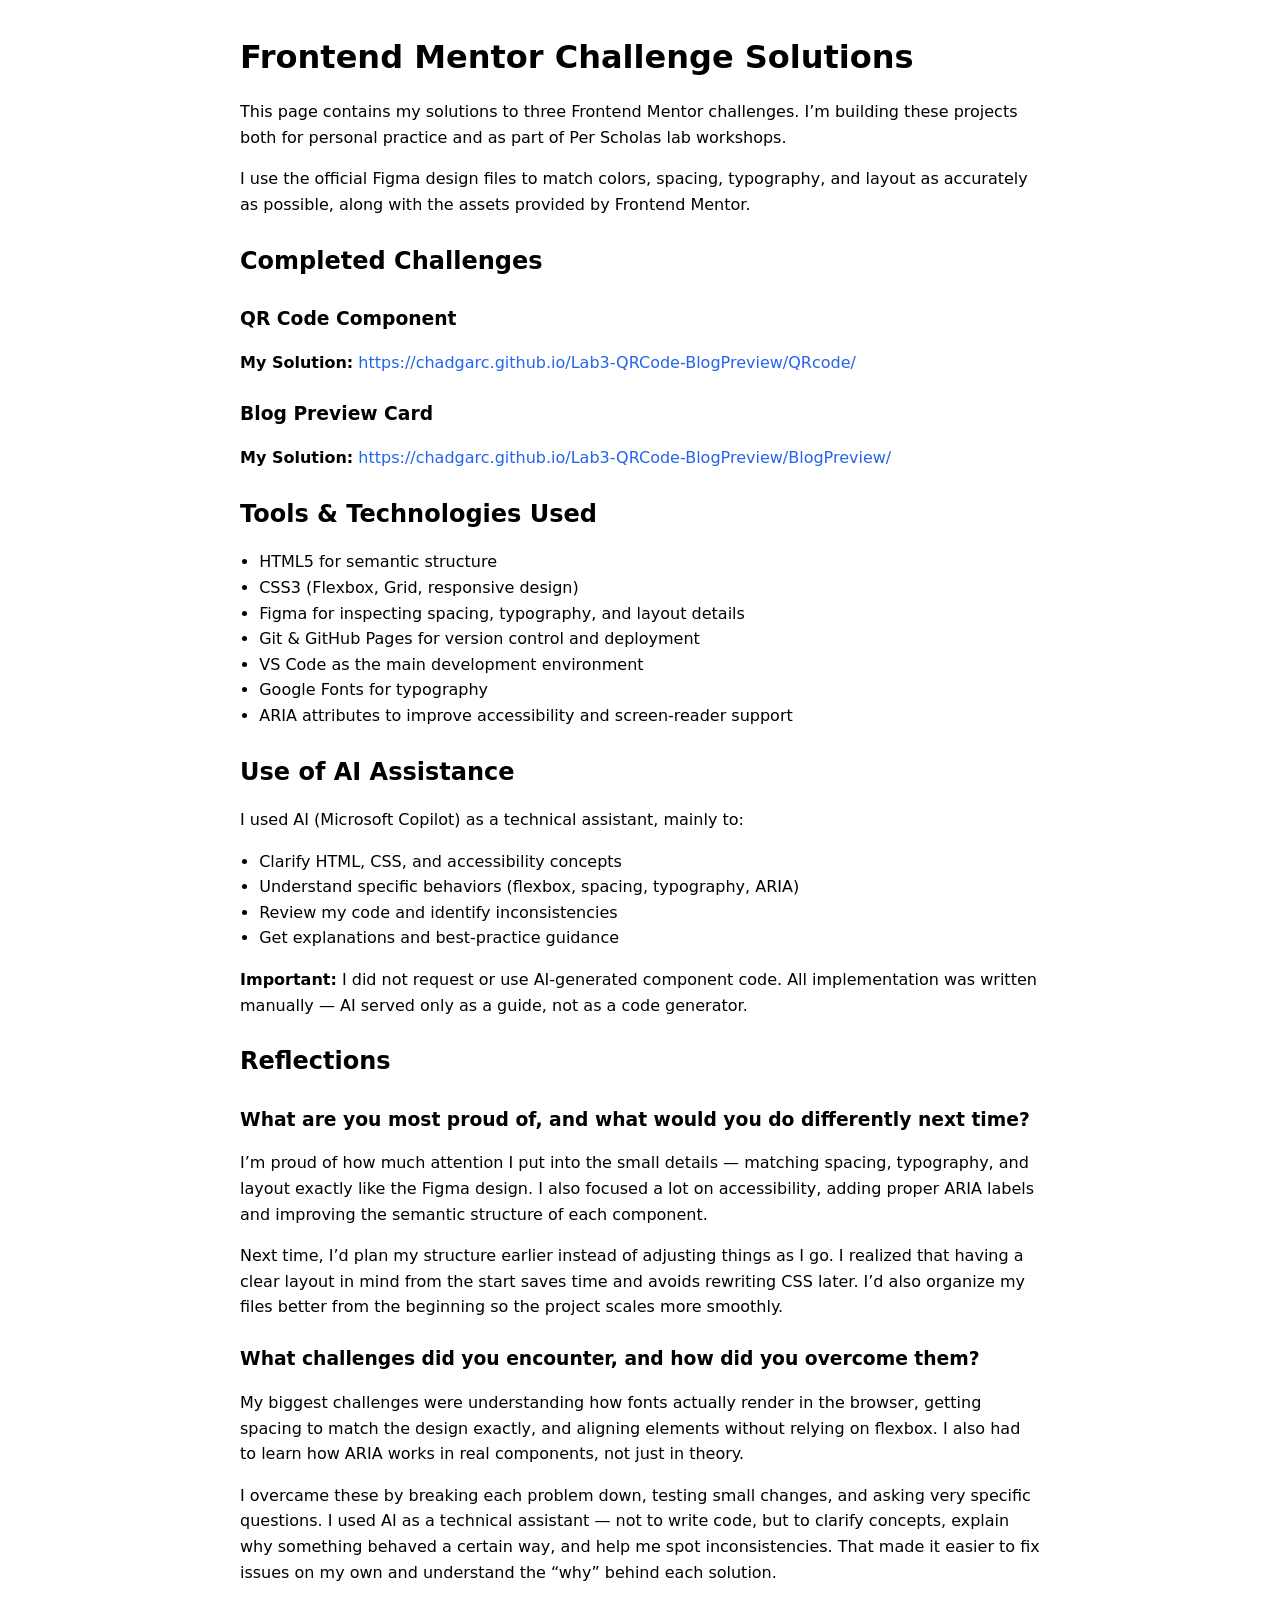
<file: index.html>
<!DOCTYPE html>
<html lang="en">
    <head>
        <meta charset="UTF-8">
        <title>Frontend Mentor Challenge Solutions</title>
        <meta name="viewport" content="width=device-width, initial-scale=1.0">
        <style>
            body {
            font-family: system-ui, -apple-system, BlinkMacSystemFont, "Segoe UI", sans-serif;
            max-width: 800px;
            margin: 2rem auto;
            padding: 0 1rem;
            line-height: 1.6;
            }
            h1, h2, h3 {
            margin-top: 1.5rem;
            margin-bottom: 0.5rem;
            }
            a {
            color: #2563eb;
            text-decoration: none;
            }
            a:hover {
            text-decoration: underline;
            }
            hr {
            margin: 2rem 0;
            border: none;
            border-top: 1px solid #e5e7eb;
            }
            ul {
            padding-left: 1.2rem;
            }
        </style>
    </head>
<body>

    <h1>Frontend Mentor Challenge Solutions</h1>

    <p>
        This page contains my solutions to three Frontend Mentor challenges.
        I’m building these projects both for personal practice and as part of Per Scholas lab workshops.
    </p>

    <p>
        I use the official Figma design files to match colors, spacing, typography, and layout as accurately as possible,
        along with the assets provided by Frontend Mentor.
    </p>

    <h2>Completed Challenges</h2>

    <h3>QR Code Component</h3>
    <p>
        <strong>My Solution:</strong>
        <a href="https://chadgarc.github.io/Lab3-QRCode-BlogPreview/QRcode/" target="_blank">
        https://chadgarc.github.io/Lab3-QRCode-BlogPreview/QRcode/
        </a>
    </p>

    <h3>Blog Preview Card</h3>
    <p>
        <strong>My Solution:</strong>
        <a href="https://chadgarc.github.io/Lab3-QRCode-BlogPreview/BlogPreview/" target="_blank">
        https://chadgarc.github.io/Lab3-QRCode-BlogPreview/BlogPreview/
        </a>
    </p>

    <h2>Tools & Technologies Used</h2>

    <ul>
        <li>HTML5 for semantic structure</li>
        <li>CSS3 (Flexbox, Grid, responsive design)</li>
        <li>Figma for inspecting spacing, typography, and layout details</li>
        <li>Git & GitHub Pages for version control and deployment</li>
        <li>VS Code as the main development environment</li>
        <li>Google Fonts for typography</li>
        <li>ARIA attributes to improve accessibility and screen‑reader support</li>
    </ul>

    <h2>Use of AI Assistance</h2>
    <p>
        I used AI (Microsoft Copilot) as a technical assistant, mainly to:
    </p>
    <ul>
        <li>Clarify HTML, CSS, and accessibility concepts</li>
        <li>Understand specific behaviors (flexbox, spacing, typography, ARIA)</li>
        <li>Review my code and identify inconsistencies</li>
        <li>Get explanations and best‑practice guidance</li>
    </ul>
    <p>
        <strong>Important:</strong> I did not request or use AI‑generated component code.
        All implementation was written manually — AI served only as a guide, not as a code generator.
    </p>

    <h2>Reflections</h2>

    <h3>What are you most proud of, and what would you do differently next time?</h3>
    <p>
        I’m proud of how much attention I put into the small details — matching spacing, typography, and layout exactly like the Figma design.
        I also focused a lot on accessibility, adding proper ARIA labels and improving the semantic structure of each component.
    </p>
    <p>
        Next time, I’d plan my structure earlier instead of adjusting things as I go.
        I realized that having a clear layout in mind from the start saves time and avoids rewriting CSS later.
        I’d also organize my files better from the beginning so the project scales more smoothly.
    </p>

    <h3>What challenges did you encounter, and how did you overcome them?</h3>
    <p>
        My biggest challenges were understanding how fonts actually render in the browser, getting spacing to match the design exactly,
        and aligning elements without relying on flexbox. I also had to learn how ARIA works in real components, not just in theory.
    </p>
    <p>
        I overcame these by breaking each problem down, testing small changes, and asking very specific questions.
        I used AI as a technical assistant — not to write code, but to clarify concepts, explain why something behaved a certain way,
        and help me spot inconsistencies. That made it easier to fix issues on my own and understand the “why” behind each solution.
    </p>

</body>
</html>
</file>
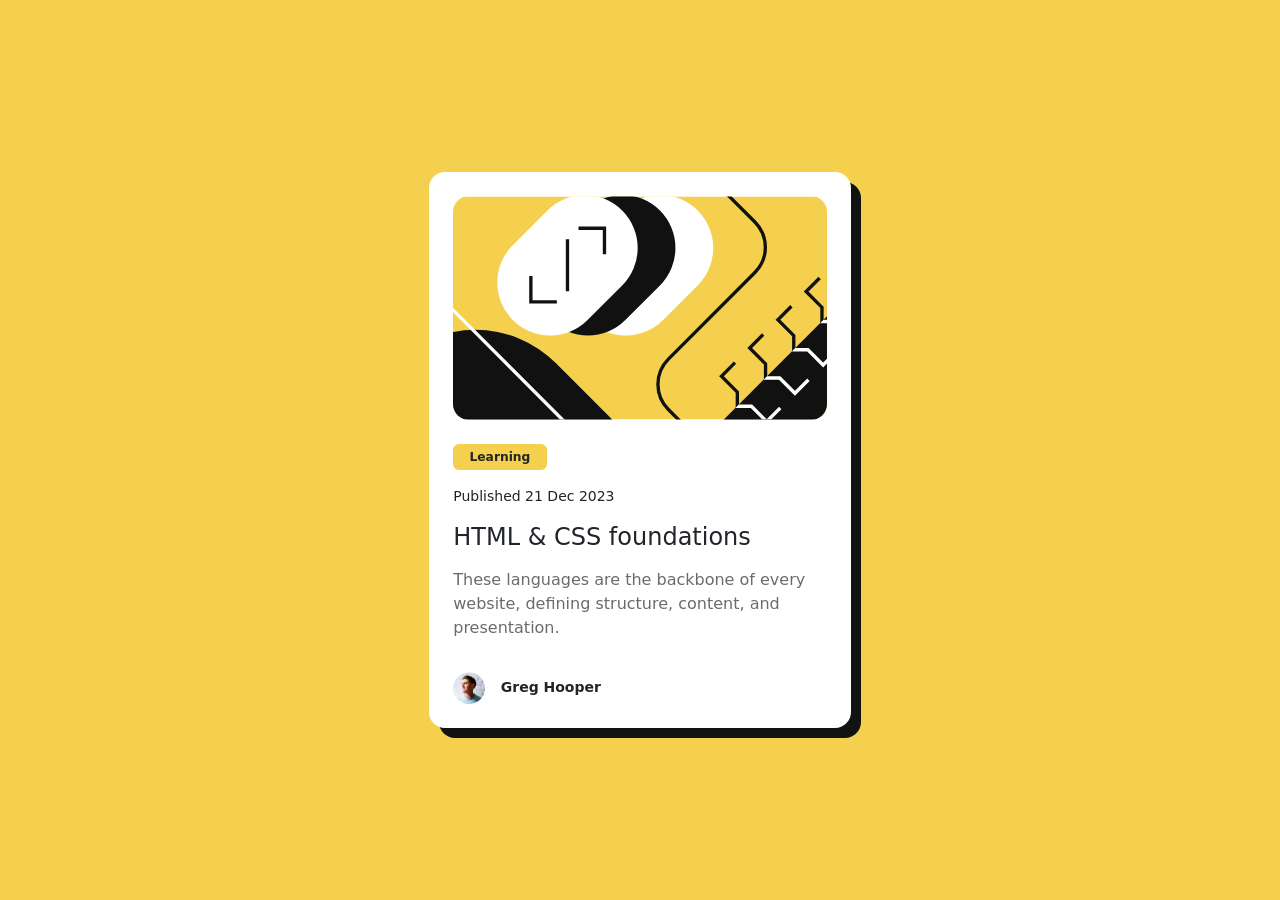
<file: BlogPreview/index.html>
<!DOCTYPE html>
<html lang="en">
<head>
  <meta charset="UTF-8">
  <!-- displays site properly based on user's device -->
  <meta name="viewport" content="width=device-width, initial-scale=1.0"> 
  
  <title>Frontend Mentor | Blog preview card</title>

  <!-- Bootstrap -->
  <link href="https://cdn.jsdelivr.net/npm/bootstrap@5.3.0/dist/css/bootstrap.min.css" rel="stylesheet">
  <script src="https://cdn.jsdelivr.net/npm/bootstrap@5.3.0/dist/js/bootstrap.bundle.min.js"></script>

  <!-- css imports -->
  <link rel="stylesheet" href="./CSS/main.css">
  <link rel="stylesheet" href="./CSS/blogCard.css">
  <link rel="stylesheet" href="./CSS/screenSettigns.css">

</head>
<body class="d-grid 
            justify-content-center 
            align-items-center
            vh-100">

  <main class="d-flex
              flex-column
              justify-content-center
              p-4
              col-8
              col-sm-7
              col-md-6
              col-lg-6
              mx-auto
              gap-4
              rounded-4
              "
        aria-label="Blog article preview">

    <img class="rounded-4
              main-image" src="./assets/images/illustration-article.svg" alt="Illustration representing the article topic">

    <section class="BlogContent
              d-flex
              justify-content-center
              flex-column
              gap-3" 
            role="article" aria-labelledby="course-title">
      
      <article class="d-flex
              justify-content-center
              align-items-center
              fw-bold
              rounded
              col-3
              py-1
              small
              learning-status" 
        role="note" aria-label="Learning category">
        <p class="small
                  my-0">
          Learning
        </p>
      </article>
      
      <!-- If I create another container inside one container, small class
      will reduce the size of the text again, this works in this case cuz the 
      text is reaaly small, more that fs-* class can handle-->
      
      <article >
        <p class="small
                  m-0
                  publication-date" 
        aria-label="Publication date">
          Published 21 Dec 2023
        </p >
      </article>
      

      <h2 id="course-title" class="m-0
                                  fs-4
                                  course-title">
        HTML & CSS foundations
      </h2>
      
      <article>
        <p class="fs-6
                  courseDescription" aria-label="Article description">
          These languages are the backbone of every website, defining structure,
          content, and presentation.
        </p>

      </article>

      <div class="d-flex
                align-items-center
                fw-bold
                gap-3
                instructor-section" role="group" aria-label="Article author">

        <img class="instructor-photo" src="./assets/images/image-avatar.webp" 
            alt="Greg Hooper's photo">
        
        <p class="d-flex 
                m-0
                small
                align-items-center" 
            aria-label="Author name">
          Greg Hooper
        </p>
      </div>


    </section>
  
  </main>
  
</body>
</html>
</file>
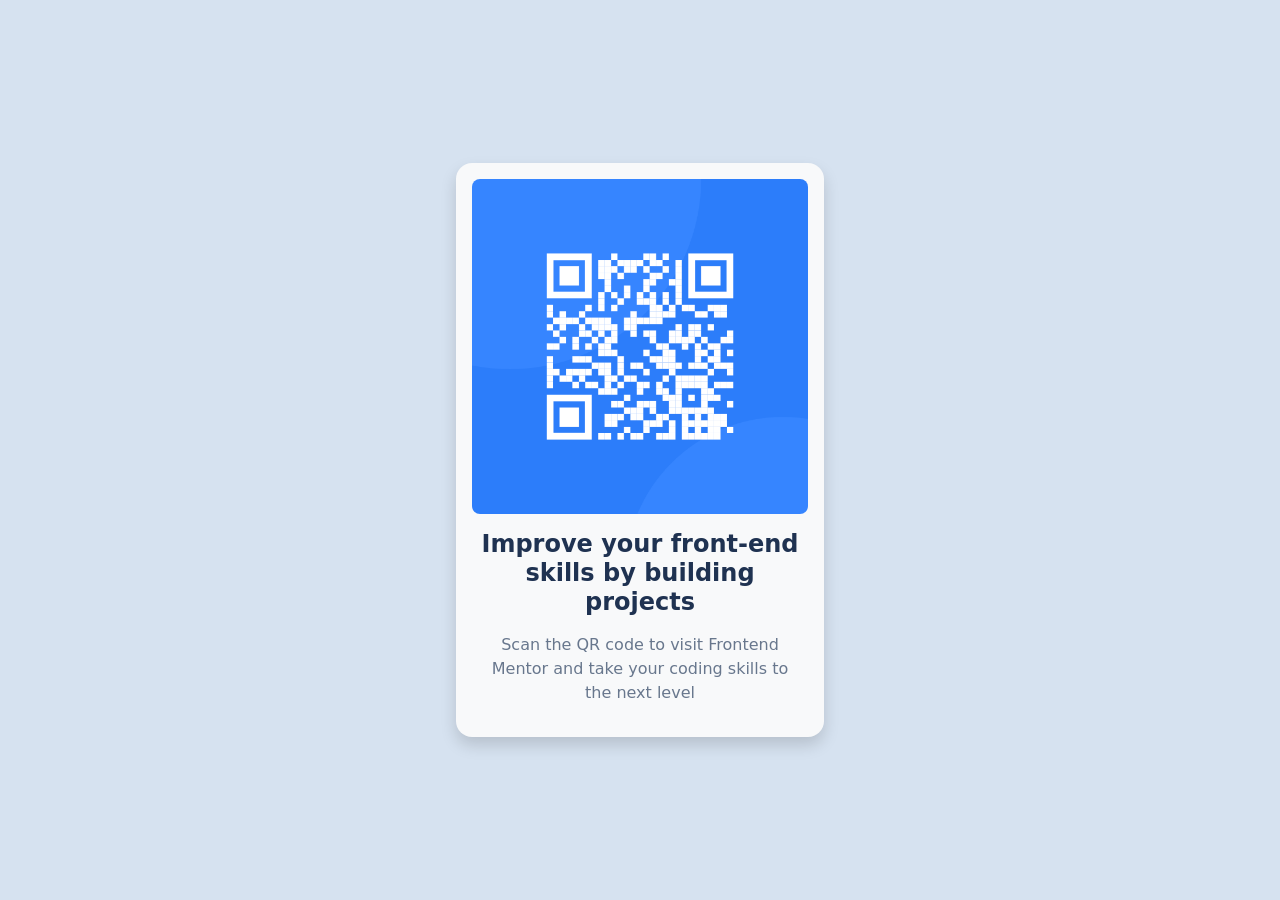
<file: QRcode/index.html>
<!DOCTYPE html>
<html lang="en">
<head>
  <meta charset="UTF-8">
  <meta name="viewport" content="width=device-width, initial-scale=1.0"> <!-- displays site properly based on user's device -->
  
  <title>Frontend Mentor | QR code component</title>

  <!-- Bootstrap -->
  <link href="https://cdn.jsdelivr.net/npm/bootstrap@5.3.0/dist/css/bootstrap.min.css" rel="stylesheet">
  <script src="https://cdn.jsdelivr.net/npm/bootstrap@5.3.0/dist/js/bootstrap.bundle.min.js"></script>

  <link rel="stylesheet" href="./CSS/main.css">
  <link rel="stylesheet" href="./CSS/qrcard.css">
  
</head>
<body class="d-grid
            justify-content-center
            align-items-center
            vh-100">

  <main class="d-flex
              flex-column
              gap-3
              p-3
              rounded-4
              shadow
              bg-light
              col-6
              col-sm-6
              col-md-6
              col-lg-6
              mx-auto
              " 
          aria-label="QR code component">
    
    <img class="rounded-3
              main-image" src="./images/image-qr-code.png" alt="QR code linking to Frontend Mentor website"> 

    <section class="content
                    d-flex
                    flex-column
                    gap-3
                    justify-content-center
                    text-center" 
              role="region" aria-label="QR description">

      
      <h2 class="title
                fw-bold
                fs-4
                ps-1
                pe-1
                mb-0">
        Improve your front-end skills by building projects
      </h2>
      
      <article>
        <p class="fs-6
        ps-1
        pe-1
                description">
          Scan the QR code to visit Frontend Mentor and take your 
          coding skills to the next level
        </p>
      </article>

    </section>
    
    
  </main>
  
</body>
</html>
</file>
<file: BlogPreview/CSS/main.css>
/* Variables */
:root{
    --yellow-color: #F4D04E;
    --gray-color: hsl(0, 0%, 42%);
    --dark-gray-color: hsl(0, 0%, 7%);
}

body{
    background-color: var(--yellow-color);
}
</file>
<file: BlogPreview/CSS/blogCard.css>
/* This is my main box */
main{
    background-color: #FFFFFF;
    box-shadow: 0.625rem 0.625rem var(--dark-gray-color);
}

.learning-status{
    background-color: var(--yellow-color);
}

.course-title:hover{
    color: var(--yellow-color);
    cursor: pointer;
}

.courseDescription{
    color: var(--gray-color);
}

.instructor-photo{
    height: 2rem;
}
</file>
<file: BlogPreview/CSS/screenSettigns.css>
html {
    font-size: 16px;
}

/* To change screen settings on smaller screen devices */

@media (max-width: 550px){

    /* This will change the sized of everything, since I used rem values */
    html{
        font-size: 85%;
    }
    
}

@media (max-width: 400px){

    html{
        font-size: 75%;
    }
    
}

@media (max-width: 335px){

    html{
        font-size: 60%;
    }
    
}
</file>
<file: QRcode/CSS/main.css>
/* Variables */
:root{
    --Slate-light: hsl(212, 45%, 89%);
    --Slate-med: hsl(216, 15%, 48%);
    --Slate-dark: hsl(218, 44%, 22%);
    --Weight1: 400;
    --Weight2: 700;
}

body{
    background-color: var(--Slate-light);
}
</file>
<file: QRcode/CSS/qrcard.css>
.title{
    color: var(--Slate-dark);
}

.description{
    color: var(--Slate-med);
}
</file>
